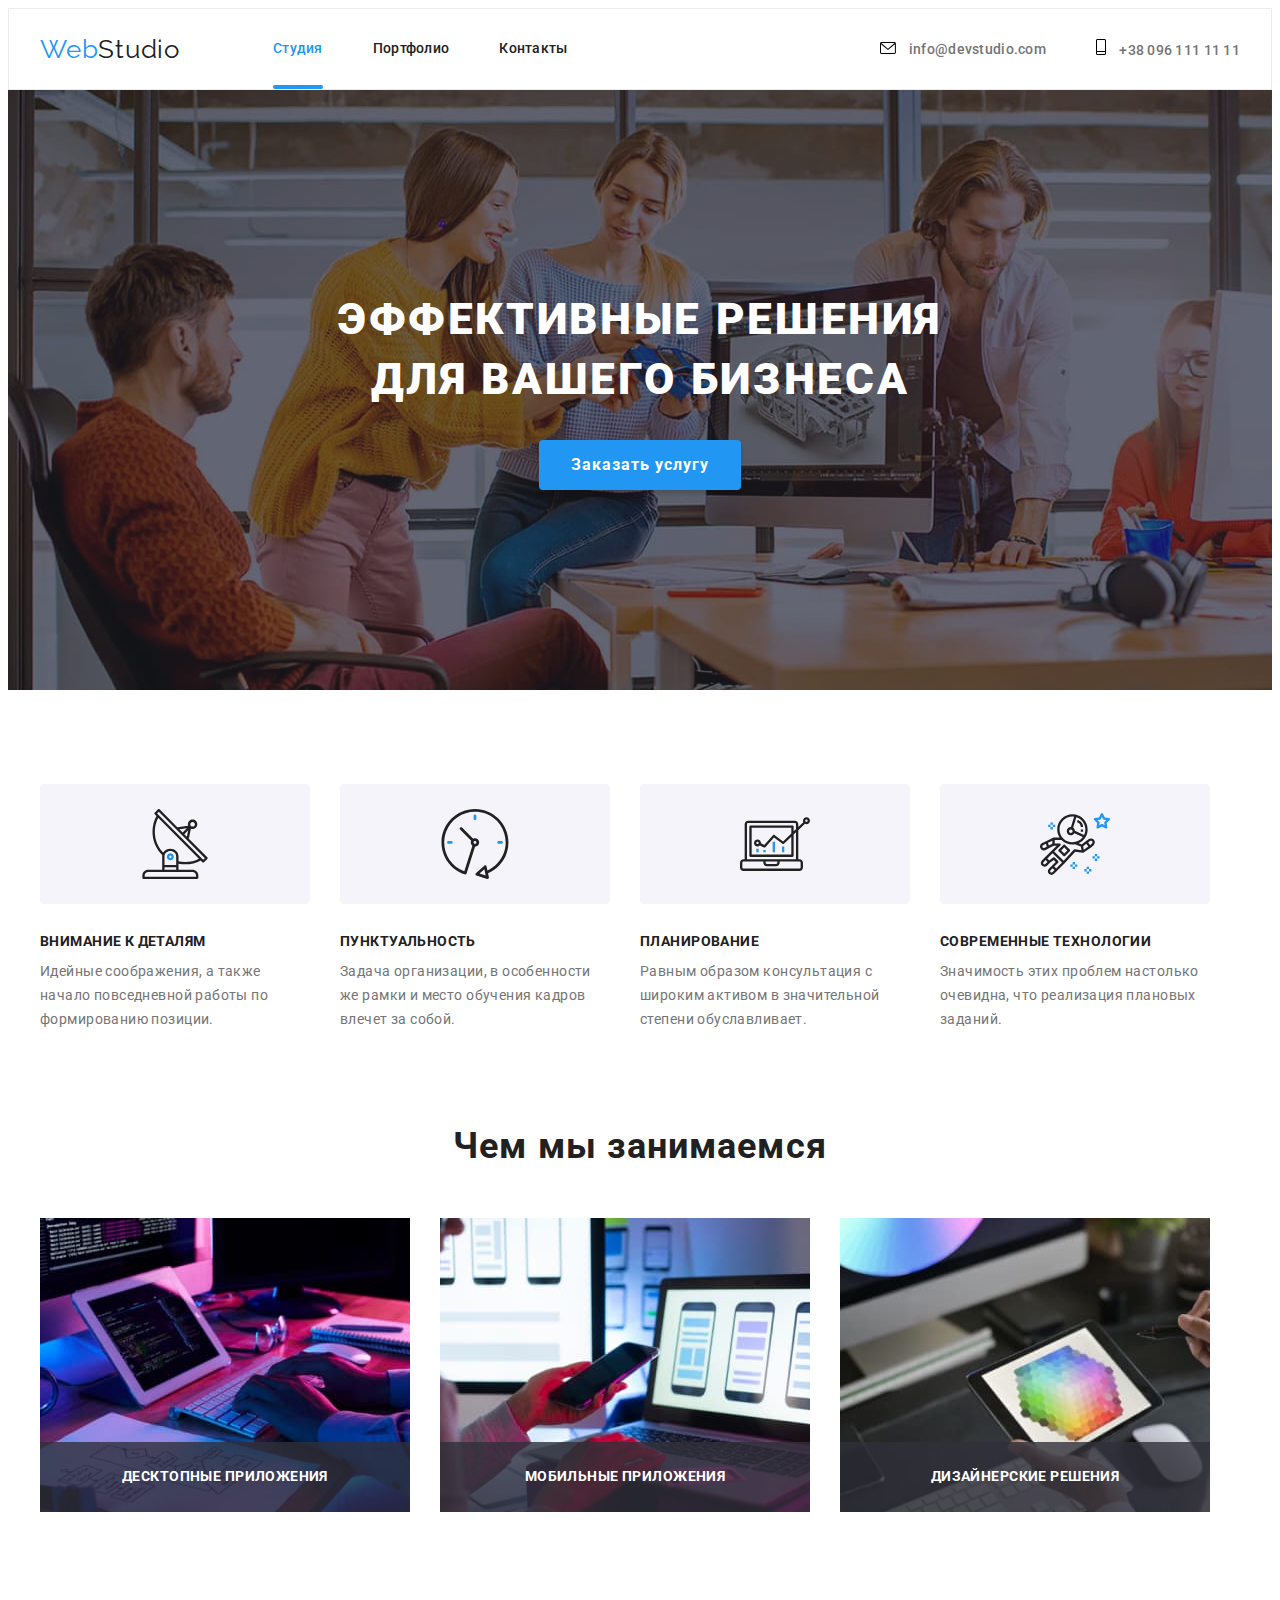
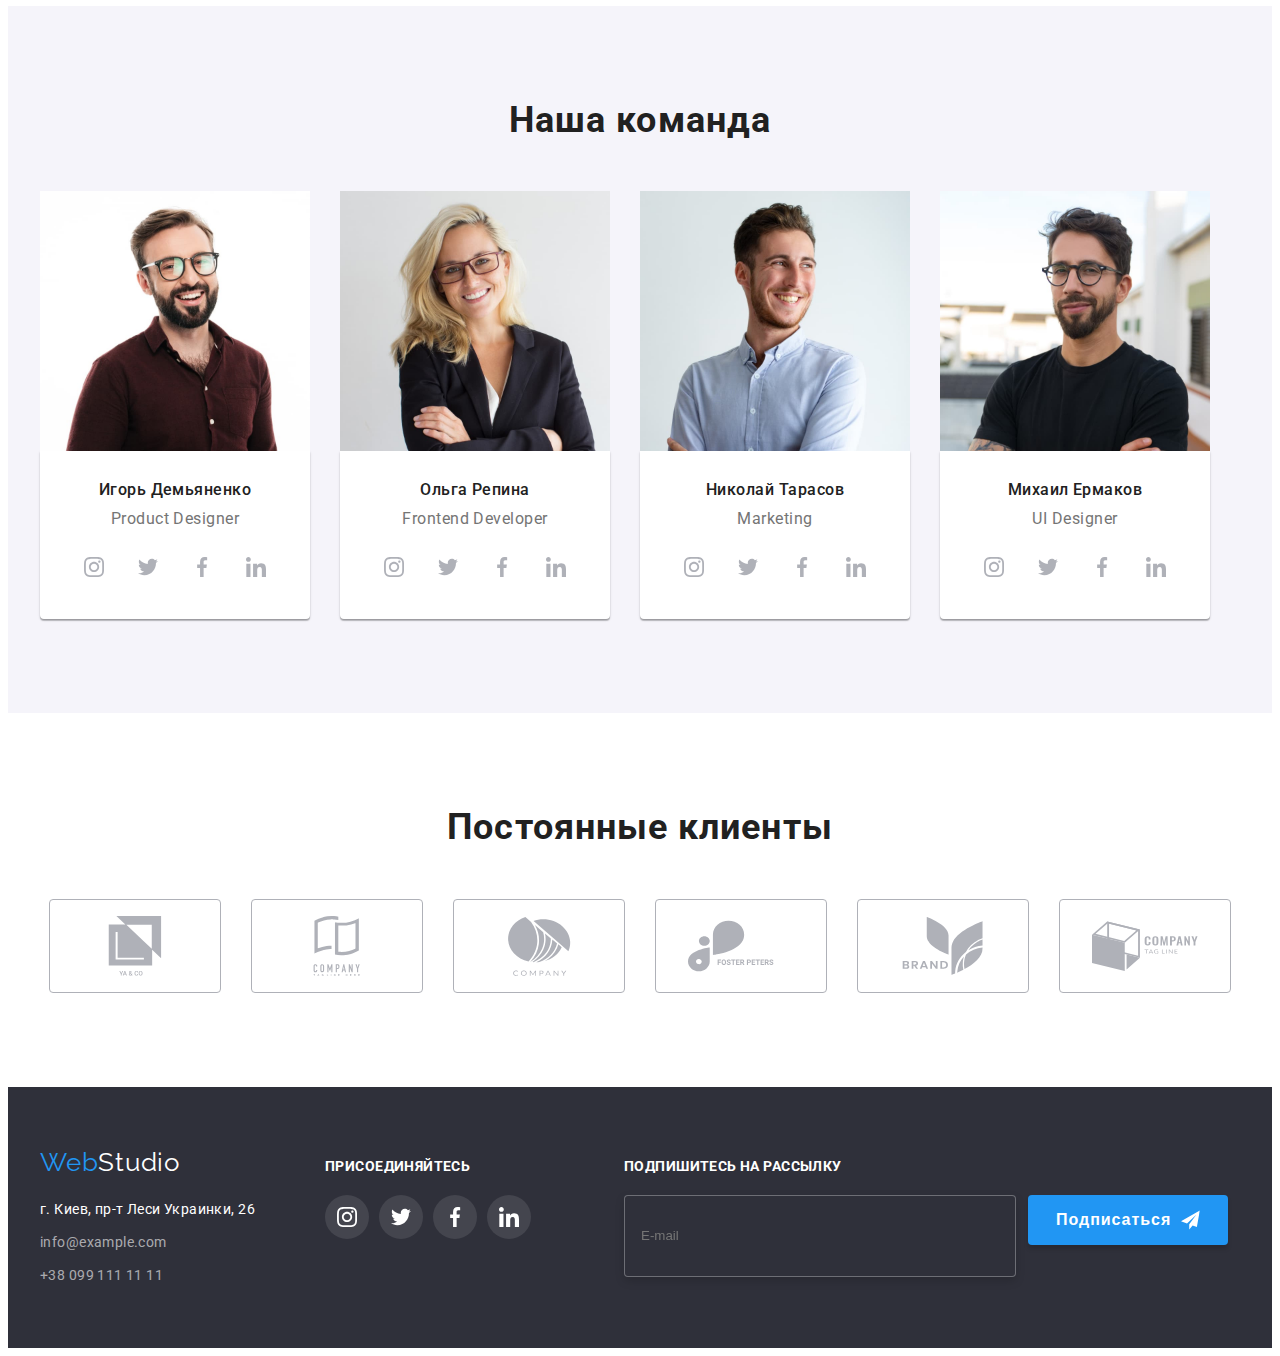
<file: index.html>
<!DOCTYPE html>
<html lang="ru">
<head>
    <meta charset="UTF-8">
    <meta http-equiv="X-UA-Compatible" content="IE=edge">
    <meta name="viewport" content="width=device-width, initial-scale=1.0">
    <title>Студия</title>
   <link rel="preconnect" href="https://fonts.googleapis.com">
   <link rel="preconnect" href="https://fonts.gstatic.com" crossorigin>
   <link href="https://fonts.googleapis.com/css2?family=Raleway:wght@700&family=Roboto:wght@400;500;700;900&display=swap" rel="stylesheet">
   <link rel="stylesheet" href="https://cdnjs.cloudflare.com/ajax/libs/modern-normalize/1.1.0/modern-normalize.min.css" integrity="sha512-wpPYUAdjBVSE4KJnH1VR1HeZfpl1ub8YT/NKx4PuQ5NmX2tKuGu6U/JRp5y+Y8XG2tV+wKQpNHVUX03MfMFn9Q==" crossorigin="anonymous" referrerpolicy="no-referrer" />
   <link rel="stylesheet" href="./css/styles.css">
   <link rel="stylesheet" href="./css/main.min.css">
</head>
<body>
    <header class="header">
        <div class="container header-site">
        <a lang="en" href="./index.html" class="logo">Web<span class="logo-accent">Studio</span></a>
       <nav>
        <ul class="site-nav list">
            <li class="site-nav__item"><a href="./index.html" class="site-nav__link link current link-current">Студия</a></li>
            <li class="site-nav__item"><a href="./portfolio.html" class="site-nav__link link">Портфолио</a></li>
            <li class="site-nav__item"><a href="" class="site-nav__link link">Контакты</a></li>
        </ul>
       </nav>
        <ul class="contacts list contacts-list">
            <li class="item">
                <a href="mailto:info@devstudio.com" class="contacts-item link">
                <svg class="contacts__icon-envelope" width="16" height="12">
                <use href="./img/icons.svg#icon-mail"></use>
                </svg> info@devstudio.com</a></li>
            <li class="item">
            <a href="tel:+380961111111" class="contacts-item link">
            <svg class="contacts__icon-vector" width="10" height="16">
            <use href="./img/icons.svg#icon-telephone"></use>
            </svg> +38 096 111 11 11</a></li>
        </ul>
        </div>
    </header>

    <main>
        <section class="main">
            <div class="container">
            <h1 class="main__title">Эффективные решения <br/> для вашего бизнеса</h1>
            <button type="button" class="main__button" data-modal-open>Заказать услугу</button>
        </section>

        <section class="features">
            <div class="container">
            <h2 hidden class="visually-hidden">Особенности</h2>
           <ul class="features__list list">
               <li class="features__item">
                <div class="features__wrap">
                <svg width="70" height="70">
                <use href="./img/icons.svg#icon-antenna"></use>
                </svg>
                </div>
                    <h3 class="features__subtitle">Внимание к деталям</h3>
                    <p class="features__text">Идейные соображения, а также начало повседневной работы по формированию позиции.</p>
               </li>
               <li class="features__item">
                <div class="features__wrap">
                <svg width="70" height="70">
                <use href="./img/icons.svg#icon-clock"></use>
                </svg>
                </div>
                   <h3 class="features__subtitle">Пунктуальность</h3>
                   <p class="features__text">Задача организации, в особенности же рамки и место обучения кадров влечет за собой.</p>
               </li>
               <li class="features__item">
                <div class="features__wrap">
                <svg width="70" height="70">
                <use href="./img/icons.svg#icon-diagram"></use>
                </svg>
                </div>
                   <h3 class="features__subtitle">Планирование</h3>
                   <p class="features__text">Равным образом консультация с широким активом в значительной степени обуславливает.</p>
               </li>
               <li class="features__item">
                <div class="features__wrap">
                <svg width="70" height="70">
                <use href="./img/icons.svg#icon-astronaut"></use>
                </svg>
                </div>
                   <h3 class="features__subtitle">Современные технологии</h3>
                   <p class="features__text">Значимость этих проблем настолько очевидна, что реализация плановых заданий.</p>
               </li>
           </ul> 
       </div>

        </section>
        <section class="working">
            <div class="container">
            <h2 class="working__title">Чем мы занимаемся</h2>
            <ul class="working__list list">
                <li class="working__item list-position">
                <div class="working__desktop-applications">
                    <img src="img/img_1.jpg" alt="Набор текста с помощью клавиатуры" class="img-desk" width="370">
                    <p class="working__text-desktop">Десктопные приложения</p> 
                </div>
                </li> 
                <li class="working__item ">
                <div class="working__desktop-applications">
                    <img src="img/img_2.jpg" alt="Подключение телефона к компьютеру" class="img-desk" width="370">
                    <p class="working__text-desktop">Мобильные приложения</p>
                </div>
                </li>
                <li class="working__item ">
                <div class="working__desktop-applications">
                    <img src="img/img_3.jpg" alt="Выбор цветовой гаммы" class="img-desk" width="370">
                    <p class="working__text-desktop">Дизайнерские решения</p>
                </div>
                </li>
            </ul>
             </div>
        </section>

        <section class="team">
            <div class="container">
            <h2 class="team__title">Наша команда</h2>
            <ul class="team__list list">
                <li class="team__item">
                    <img class="image" src="img/img_ph_1.jpg" alt="Фотография Игоря Демьяненка" width="270">
                    <div class="team__border">
                    <h3 class="team__name">Игорь Демьяненко</h3>
                    <p lang="en" class="team__position">Product Designer</p>
                    <ul class="soc__list list">
                    <li class="soc__item"><a href="" class="soc__link link">
                    <svg class="soc__icon" width="20" height="20">
                    <use href="./img/icons.svg#icon-instagram"></use>
                    </svg>
                    </a></li>
                    <li class="soc__item"><a href="" class="soc__link link">
                    <svg class="soc__icon" width="20" height="20">
                    <use href="./img/icons.svg#icon-twitter"></use>
                    </svg>
                    </a></li>
                    <li class="soc__item"><a href="" class="soc__link link">
                    <svg class="soc__icon" width="20" height="20">
                    <use href="./img/icons.svg#icon-facebook"></use>
                    </svg>
                    </a></li>
                    <li class="soc__item"><a href="" class="soc__link link">
                    <svg class="soc__icon" width="20" height="20">
                    <use href="./img/icons.svg#icon-linkedin"></use>
                    </svg>
                    </a></li>
                    </ul>
                    </div>
                    
                </li>
                <li class="team__item">
                    <img class="image" src="img/img_ph_2.jpg" alt="Фотография Ольги Репиной" width="270">
                    <div class="team__border">
                    <h3 class="team__name">Ольга Репина</h3>
                    <p lang="en" class="team__position">Frontend Developer</p>
                    <ul class="soc__list list">
                    <li class="soc__item"><a href="" class="soc__link link">
                    <svg class="soc__icon" width="20" height="20">
                    <use href="./img/icons.svg#icon-instagram"></use>
                    </svg>
                    </a></li>
                    <li class="soc__item"><a href="" class="soc__link link">
                    <svg class="soc__icon" width="20" height="20">
                    <use href="./img/icons.svg#icon-twitter"></use>
                    </svg>
                    </a></li>
                    <li class="soc__item"><a href="" class="soc__link link">
                    <svg class="soc__icon" width="20" height="20">
                    <use href="./img/icons.svg#icon-facebook"></use>
                    </svg>
                    </a></li>
                    <li class="soc__item"><a href="" class="soc__link link">
                    <svg class="soc__icon" width="20" height="20">
                    <use href="./img/icons.svg#icon-linkedin"></use>
                    </svg>
                    </a></li>
                    </ul>
                    </div>
                </li>
                <li class="team__item">
                    <img class="image" src="img/img_ph_3.jpg" alt="Фотография Николая Тарасова" width="270">
                    <div class="team__border">
                    <h3 class="team__name">Николай Тарасов</h3>
                    <p lang="en" class="team__position">Marketing</p>
                    <ul class="soc__list list">
                    <li class="soc__item"><a href="" class="soc__link link">
                    <svg class="soc__icon" width="20" height="20">
                    <use href="./img/icons.svg#icon-instagram"></use>
                    </svg>
                    </a></li>
                    <li class="soc__item"><a href="" class="soc__link link">
                    <svg class="soc__icon" width="20" height="20">
                    <use href="./img/icons.svg#icon-twitter"></use>
                    </svg>
                    </a></li>
                    <li class="soc__item"><a href="" class="soc__link link">
                    <svg class="soc__icon" width="20" height="20">
                    <use href="./img/icons.svg#icon-facebook"></use>
                    </svg>
                    </a></li>
                    <li class="soc__item"><a href="" class="soc__link link">
                    <svg class="soc__icon" width="20" height="20">
                    <use href="./img/icons.svg#icon-linkedin"></use>
                    </svg>
                    </a></li>
                    </ul>
                    </div>
                </li>
                <li class="team__item">
                    <img class="image" src="img/img_ph_4.jpg" alt="Фотография Михаила Ермакова" width="270">
                    <div class="team__border">
                    <h3 class="team__name">Михаил Ермаков</h3>
                    <p lang="en" class="team__position">UI Designer</p>
                    <ul class="soc__list list">
                    <li class="soc__item"><a href="" class="soc__link link">
                    <svg class="soc__icon" width="20" height="20">
                    <use href="./img/icons.svg#icon-instagram"></use>
                    </svg>
                    </a></li>
                    <li class="soc__item"><a href="" class="soc__link link">
                    <svg class="soc__icon" width="20" height="20">
                    <use href="./img/icons.svg#icon-twitter"></use>
                    </svg>
                    </a></li>
                    <li class="soc__item"><a href="" class="soc__link link">
                    <svg class="soc__icon" width="20" height="20">
                    <use href="./img/icons.svg#icon-facebook"></use>
                    </svg>
                    </a></li>
                    <li class="soc__item"><a href="" class="soc__link link">
                    <svg class="soc__icon" width="20" height="20">
                    <use href="./img/icons.svg#icon-linkedin"></use>
                    </svg>
                    </a></li>
                    </ul>
                    </div>
                </li>
            </ul>
            </div>
        </section>

         <section class="clients">
        <div class="container">
            <h2 class="clients__title">Постоянные клиенты</h2>
            <ul class="clients__logo list">
        <li class="clients__list-logo">
            <a href="" class="clients__border-logo">
            <svg class="clients__logo-icon" width="106" height="60">
            <use href="./img/icons.svg#icon-Union-1"></use></svg>
            </a>
        </li>
        <li class="clients__list-logo">
            <a href="" class="clients__border-logo">
            <svg class="clients__logo-icon" width="106" height="60">
            <use href="./img/icons.svg#icon-group-1-1"></use></svg>
            </a>
        </li>
        <li class="clients__list-logo">
            <a href="" class="clients__border-logo">
            <svg class="clients__logo-icon" width="106" height="60">
            <use href="./img/icons.svg#icon-Object-2"></use></svg>
            </a>
        </li>
        <li class="clients__list-logo">
            <a href="" class="clients__border-logo">
            <svg class="clients__logo-icon" width="106" height="60">
            <use href="./img/icons.svg#icon-group-3"></use></svg>
            </a>
        </li>
        <li class="clients__list-logo">
            <a href="" class="clients__border-logo">
            <svg class="clients__logo-icon" width="106" height="60">
            <use href="./img/icons.svg#icon-group-2-1"></use></svg>
            </a>
        </li>
        <li class="clients__list-logo">
            <a href="" class="clients__border-logo">
            <svg class="clients__logo-icon" width="106" height="60">
            <use href="./img/icons.svg#icon-Object-1-1"></use></svg>
            </a>
        </li>
            </ul>
        </div>
    </section>
    </main>

    <footer class="footer">
        <div class="container">
        <div class="logo-address">
        <a lang="en" href="./index.html" class="logo">Web<span class="footer-logo">Studio</span></a> 
        <address> 
        <ul class="address-list list">
            <li class="address-street-list"><a href="https://goo.gl/maps/5wogy6WcuMxNduTa6" target="_blank" rel="noopener nofollow noreferrer" class="address-street link">г. Киев, пр-т Леси Украинки, 26</a></li>
            <li class="address-mail-list"><a href="mailto:info@example.com" class="address-mail link">info@example.com</a></li>
            <li class="adress-tel-list"><a href="tel:+380991111111" class="address-tel link">+38 099 111 11 11</a></li>
        </ul>
        </div>
        </address>
        <div class="soc-address">
            <p class="invitation">Присоединяйтесь</p>
            <ul class="expert-soc-list list">
                <li class="expert-soc-item">
                    <a href="" class="footer-soc-link">
                        <svg class="soc-icon" width="20" height="20">
                            <use href="./img/icons.svg#icon-instagram"></use>
                        </svg>
                    </a>
                </li>
                <li class="expert-soc-item">
                    <a href="" class="footer-soc-link">
                        <svg class="soc-icon" width="20" height="20">
                            <use href="./img/icons.svg#icon-twitter"></use>
                        </svg>
                    </a>
                </li>
                <li class="expert-soc-item">
                    <a href="" class="footer-soc-link">
                        <svg class="soc-icon" width="20" height="20">
                            <use href="./img/icons.svg#icon-facebook"></use>
                        </svg>
                    </a>
                </li>
                <li class="expert-soc-item">
                    <a href="" class="footer-soc-link">
                        <svg class="soc-icon" width="20" height="20">
                            <use href="./img/icons.svg#icon-linkedin"></use>
                        </svg>
                    </a>
                </li>
            </ul>
        </div>
        <div class="subscribe-wrap">
                <p class="subscribe-text">Подпишитесь на рассылку</p>
                <form class="subscribe">
                <label for="user-email"></label>
                <input 
                type="email"
                name="user-email"
                class="subscribe-field"
                placeholder="E-mail">
                <button type="submit" class="submit-btn">Подписаться
                <svg class="icon-send" width="24" height="24">
                <use href="./img/icons.svg#icon-send"></use>
                </svg>
                </button>
        </div>
        </form>
        </div>
         </div>
    </footer>
    <div class="backdrop is-hidden" data-modal>
        <div class="modal">
            <button type="button" class="modal-close-btn" data-modal-close>
                <svg class="icon-close" width="18" height="18">
                    <use href="./img/icons.svg#icon-close"></use>
                </svg>
            </button>
            <p class="modal-title">Оставьте свои данные, мы вам перезвоним</p>
            <form>
            <div class="modal-field">
                <label for="user-name" class="modal-lable">Имя</label>
                <div class="input-wrap"> 
                <input 
                type="text" 
                class="modal-input" 
                name="user-data" 
                id="user-name">
                <svg class="modal-icon" width="18" height="18">
                <use href="./img/icons.svg#icon-person"></use>
                </svg>
                </div>
            </div>
            <div class="modal-field">
                <label for="user-tel" class="modal-lable">Телефон</label>
                <div class="input-wrap">
                <input 
                type="tel" 
                class="modal-input" 
                name="user-data"
                id="user-tel">
                <svg class="modal-icon" width="18" height="18">
                <use href="./img/icons.svg#icon-Vector-phone"></use>
                </svg>
                </div>
            </div>
            <div class="modal-field">
                <label for="user-email" class="modal-lable">Почта</label>
                <div class="input-wrap">
                <input 
                type="email" 
                class="modal-input" 
                name="user-data"
                id="user-email">
                <svg class="modal-icon" width="18" height="18">
                <use href="./img/icons.svg#icon-mail-1"></use>
                </svg>
                </div>
            </div>
            <div class="modal-field-comment">
                <label for="user-comment" class="modal-lable">Комментарий</label>
                <textarea 
                name="user-comment" 
                id="user-comment" 
                class="modal-text"
                placeholder="Введите текст"
                ></textarea>
            </div>
            <div class="modal-field-agreement">
                <input 
                type="checkbox"
                name="agreement"
                value="true"
                class="modal-check is-hidden"
                id="agreement">
                <label for="agreement" class="check-text">Соглашаюсь с рассылкой и принимаю<a href="" class="agreement-link">Условия договора</a></label>
            </div>
                <button type="submit" class="modal-btn">Отправить</button>
            </form>
        </div>
    </div>
    <script src="./modal.js"></script>
</body>
</html>
</file>
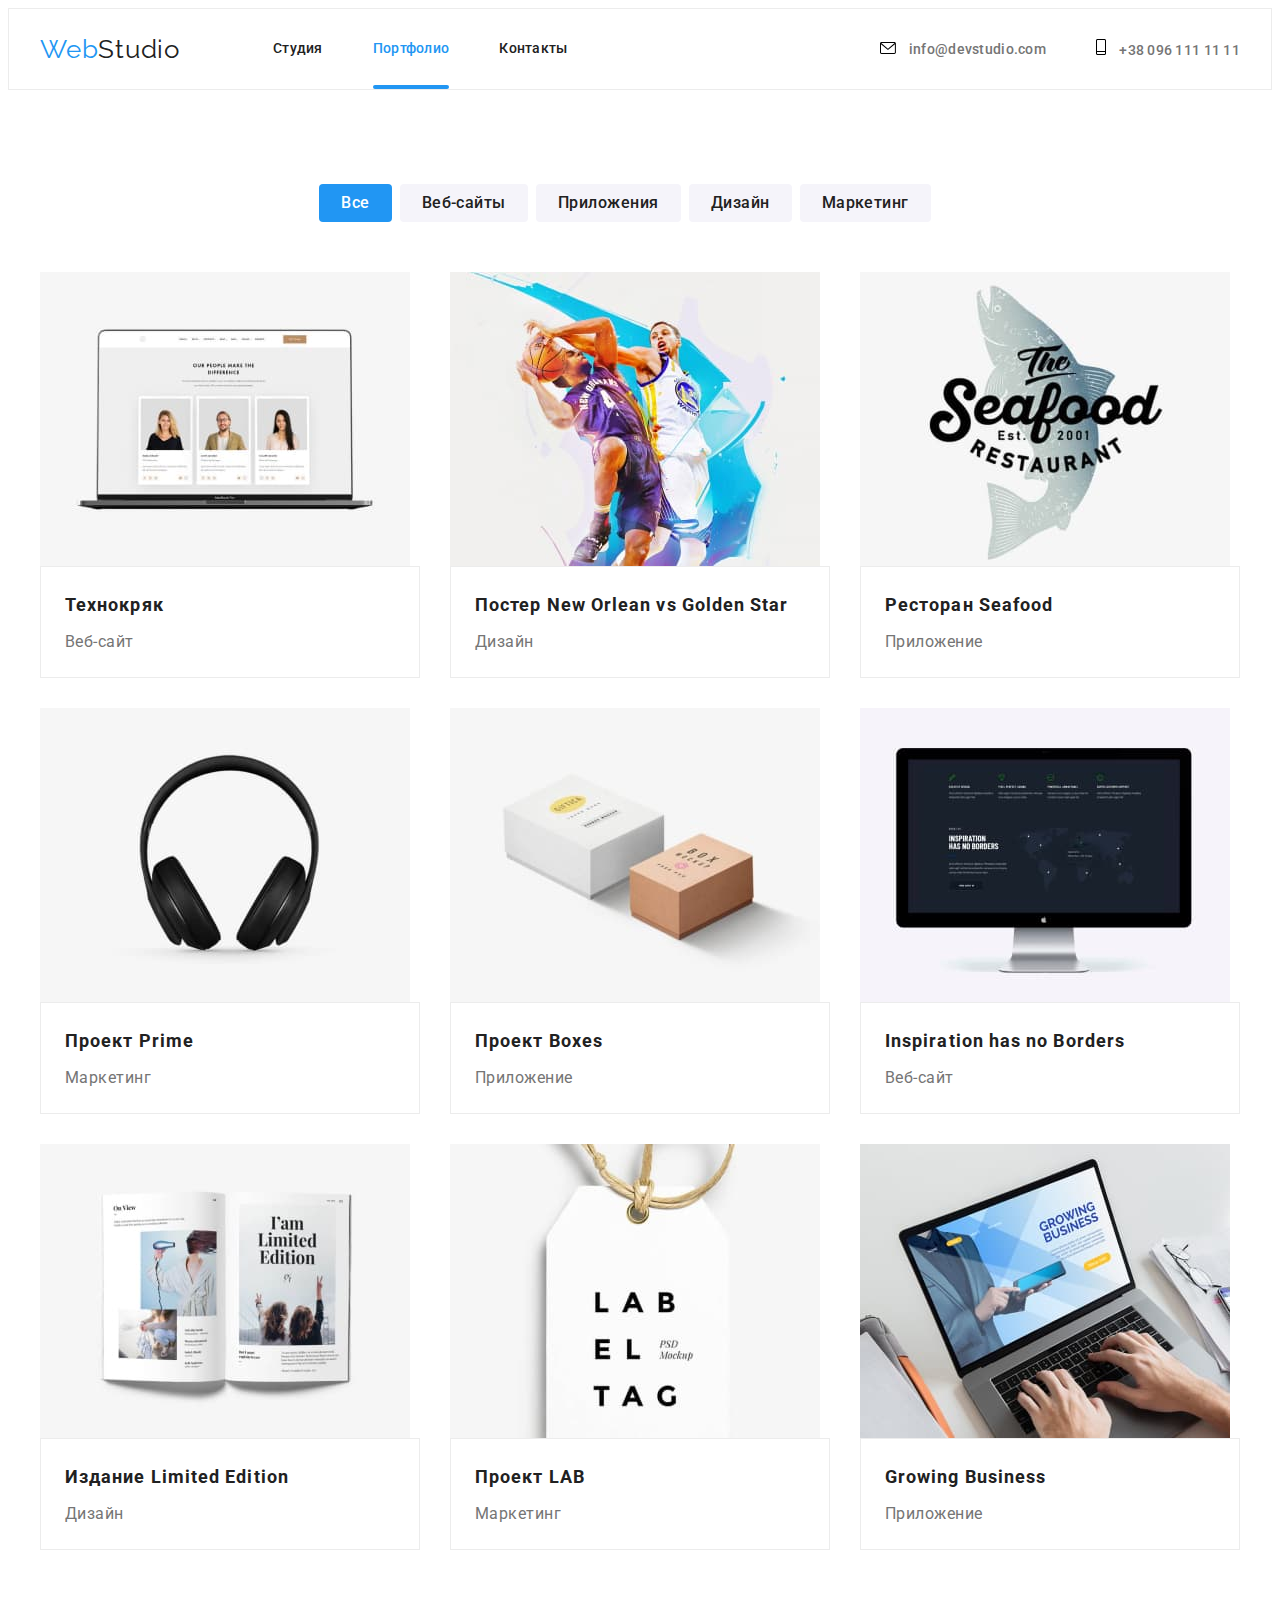
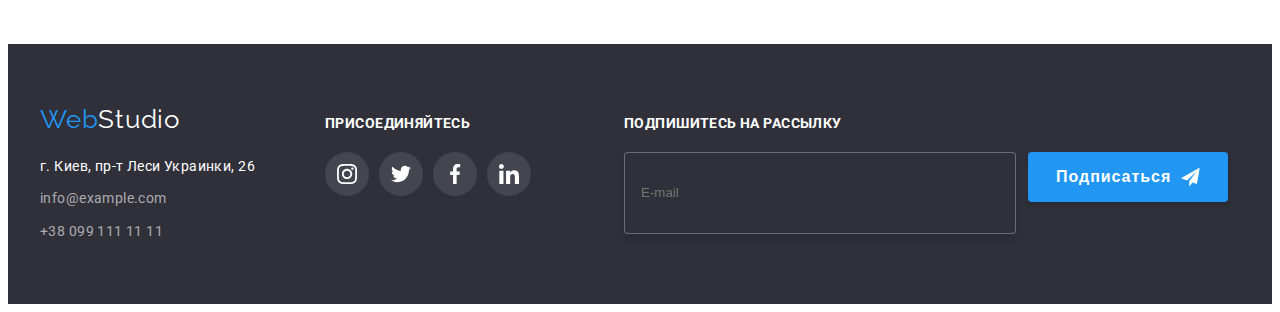
<file: portfolio.html>
<!DOCTYPE html>
<html lang="ru">
<head>
    <meta charset="UTF-8">
    <meta http-equiv="X-UA-Compatible" content="IE=edge">
    <meta name="viewport" content="width=device-width, initial-scale=1.0">
    <title>Студия</title>
   <link rel="preconnect" href="https://fonts.googleapis.com">
   <link rel="preconnect" href="https://fonts.gstatic.com" crossorigin>
   <link href="https://fonts.googleapis.com/css2?family=Raleway:wght@700&family=Roboto:wght@400;500;700;900&display=swap" rel="stylesheet">
   <link rel="stylesheet" href="https://cdnjs.cloudflare.com/ajax/libs/modern-normalize/1.1.0/modern-normalize.min.css" integrity="sha512-wpPYUAdjBVSE4KJnH1VR1HeZfpl1ub8YT/NKx4PuQ5NmX2tKuGu6U/JRp5y+Y8XG2tV+wKQpNHVUX03MfMFn9Q==" crossorigin="anonymous" referrerpolicy="no-referrer" />
   <link rel="stylesheet" href="./css/styles.css">
   <link rel="stylesheet" href="./css/main.min.css">
<header class="header">
        <div class="container header-site">
        <a lang="en" href="./index.html" class="logo">Web<span class="logo-accent">Studio</span></a>
       <nav>
        <ul class="site-nav list">
            <li class="site-nav__item"><a href="./index.html" class="site-nav__link link">Студия</a></li>
            <li class="site-nav__item"><a href="./portfolio.html" class="site-nav__link link current link-current">Портфолио</a></li>
            <li class="site-nav__item"><a href="" class="site-nav__link link">Контакты</a></li>
        </ul>
       </nav>
        <ul class="contacts list contacts-list">
            <li class="item">
                <a href="mailto:info@devstudio.com" class="contacts-item link">
                <svg class="contacts__icon-envelope" width="16" height="12">
                <use href="./img/icons.svg#icon-mail"></use>
                </svg> info@devstudio.com</a></li>
            <li class="item">
            <a href="tel:+380961111111" class="contacts-item link">
            <svg class="contacts__icon-vector" width="10" height="16">
            <use href="./img/icons.svg#icon-telephone"></use>
            </svg> +38 096 111 11 11</a></li>
        </ul>
        </div>
    </header>
<body>

    <main>
        <section class="portfolio">
        <div class="container">
        <h1 hidden class="visually-hidden">Портфолио</h1>
        <ul class="button__list list">
            <li class="button__item"><button type="button" class="button__name current">Все</button> </li>
            <li class="button__item"><button type="button" class="button__name">Веб-сайты</button> </li>
            <li class="button__item"><button type="button" class="button__name">Приложения</button> </li>
            <li class="button__item"><button type="button" class="button__name">Дизайн</button> </li>
            <li class="button__item"><button type="button" class="button__name">Маркетинг</button> </li>  
        </ul>

        <ul class="work-list list">
            <li class="work-list__project">
                <div class="work-list__box">
                    <img class="image" src="./img/website.jpg" alt="Пример веб-сайта" width="370">
                    <p class="work-list__about">
                    Ресурс предлагает комплексные предложения с разным уровнем функционала и сервисов. Все это позволит посетителю получить исчерпывающие сведения о компании или частном лице.
                    </p>
                    </div>
                    <div class="work-list__border-imagine">
                    <h2 class="work-list__name">Технокряк</h2>
                    <p class="work-list__text">Веб-сайт</p>
                    </div>
                </li>
                <li class="work-list__project">
                    <div class="work-list__box">
                    <img class="image" src="./img/design.jpg" alt="Баскетболисты" width="370">
                    <p class="work-list__about">
                    Ресурс предлагает комплексные предложения с разным уровнем функционала и сервисов. Все это позволит посетителю получить исчерпывающие сведения о компании или частном лице.
                    </p>
                    </div>
                    <div class="work-list__border-imagine">
                    <h2 class="work-list__name">Постер New Orlean vs Golden Star</h2>
                    <p class="work-list__text">Дизайн</p>
                    </div>
                </li>
                <li class="work-list__project">
                    <div class="work-list__box">
                    <img class="image" src="./img/seafood.jpg" alt="Рыба" width="370">
                    <p class="work-list__about">
                    Ресурс предлагает комплексные предложения с разным уровнем функционала и сервисов. Все это позволит посетителю получить исчерпывающие сведения о компании или частном лице.
                    </p>
                    </div>
                    <div class="work-list__border-imagine">
                    <h2 class="work-list__name">Ресторан Seafood</h2>
                    <p class="work-list__text">Приложение</p>
                    </div>
                </li>
                <li class="work-list__project">
                    <div class="work-list__box">
                    <img class="image" src="./img/project.jpg" alt="Наушники" width="370">
                    <p class="work-list__about">
                    Ресурс предлагает комплексные предложения с разным уровнем функционала и сервисов. Все это позволит посетителю получить исчерпывающие сведения о компании или частном лице.
                    </p>
                    </div>
                    <div class="work-list__border-imagine">
                    <h2 class="work-list__name">Проект Prime</h2>
                    <p class="work-list__text">Маркетинг</p>
                    </div> 
                </li>
                <li class="work-list__project">
                    <div class="work-list__box">
                    <img class="image" src="./img/boxes.jpg" alt="Две коробки" width="370">
                    <p class="work-list__about">
                    Ресурс предлагает комплексные предложения с разным уровнем функционала и сервисов. Все это позволит посетителю получить исчерпывающие сведения о компании или частном лице.
                    </p>
                    </div>
                    <div class="work-list__border-imagine">
                    <h2 class="work-list__name">Проект Boxes</h2>
                    <p class="work-list__text">Приложение</p>
                    </div>
                </li>
                <li class="work-list__project">
                    <div class="work-list__box">
                    <img class="image" src="./img/inspiration.jpg" alt="Компьютер с открытым сайтом" width="370">
                    <p class="work-list__about">
                    Ресурс предлагает комплексные предложения с разным уровнем функционала и сервисов. Все это позволит посетителю получить исчерпывающие сведения о компании или частном лице.
                    </p>
                    </div>
                    <div class="work-list__border-imagine">
                    <h2 class="work-list__name">Inspiration has no Borders</h2>
                    <p class="work-list__text">Веб-сайт</p>
                    </div>
                </li>
                <li class="work-list__project">
                    <div class="work-list__box">
                    <img class="image" src="./img/edition.jpg" alt="Журнал издательства" width="370">
                    <p class="work-list__about">
                    Ресурс предлагает комплексные предложения с разным уровнем функционала и сервисов. Все это позволит посетителю получить исчерпывающие сведения о компании или частном лице.
                    </p>
                    </div>
                    <div class="work-list__border-imagine">
                    <h2 class="work-list__name">Издание Limited Edition</h2>
                    <p class="work-list__text">Дизайн</p>
                    </div>
                </li>
                <li class="work-list__project">
                    <div class="work-list__box">
                    <img class="image" src="./img/lab.jpg" alt="Бирка с логотипом" width="370">
                    <p class="work-list__about">
                    Ресурс предлагает комплексные предложения с разным уровнем функционала и сервисов. Все это позволит посетителю получить исчерпывающие сведения о компании или частном лице.
                    </p>
                    </div>
                    <div class="work-list__border-imagine">
                    <h2 class="work-list__name">Проект LAB</h2>
                    <p class="work-list__text">Маркетинг</p>
                    </div>
                </li>
                <li class="work-list__project">
                    <div class="work-list__box">
                    <img class="image" src="./img/business.jpg" alt="Печатать на клавиатуре ноутбука">
                    <p class="work-list__about">
                    Ресурс предлагает комплексные предложения с разным уровнем функционала и сервисов. Все это позволит посетителю получить исчерпывающие сведения о компании или частном лице.
                    </p>
                    </div>
                    <div class="work-list__border-imagine">
                    <h2 class="work-list__name">Growing Business</h2>
                    <p class="work-list__text">Приложение</p>
                    </div>
                </li>
        </ul>
        </div>
        </section>
    </main>
    <footer class="footer">
        <div class="container">
        <div class="logo-address">
        <a lang="en" href="./index.html" class="logo">Web<span class="footer-logo">Studio</span></a> 
        <address> 
        <ul class="address-list list">
            <li class="address-street-list"><a href="https://goo.gl/maps/5wogy6WcuMxNduTa6" target="_blank" rel="noopener nofollow noreferrer" class="address-street link">г. Киев, пр-т Леси Украинки, 26</a></li>
            <li class="address-mail-list"><a href="mailto:info@example.com" class="address-mail link">info@example.com</a></li>
            <li class="adress-tel-list"><a href="tel:+380991111111" class="address-tel link">+38 099 111 11 11</a></li>
        </ul>
        </div>
        </address>
        <div class="soc-address">
            <p class="invitation">Присоединяйтесь</p>
            <ul class="expert-soc-list list">
                <li class="expert-soc-item">
                    <a href="" class="footer-soc-link">
                        <svg class="soc-icon" width="20" height="20">
                            <use href="./img/icons.svg#icon-instagram"></use>
                        </svg>
                    </a>
                </li>
                <li class="expert-soc-item">
                    <a href="" class="footer-soc-link">
                        <svg class="soc-icon" width="20" height="20">
                            <use href="./img/icons.svg#icon-twitter"></use>
                        </svg>
                    </a>
                </li>
                <li class="expert-soc-item">
                    <a href="" class="footer-soc-link">
                        <svg class="soc-icon" width="20" height="20">
                            <use href="./img/icons.svg#icon-facebook"></use>
                        </svg>
                    </a>
                </li>
                <li class="expert-soc-item">
                    <a href="" class="footer-soc-link">
                        <svg class="soc-icon" width="20" height="20">
                            <use href="./img/icons.svg#icon-linkedin"></use>
                        </svg>
                    </a>
                </li>
            </ul>
        </div>
         <div class="subscribe-wrap">
                <p class="subscribe-text">Подпишитесь на рассылку</p>
                <form class="subscribe">
                <label for="user-email"></label>
                <input 
                type="email"
                name="user-email"
                class="subscribe-field"
                placeholder="E-mail">
                <button type="submit" class="submit-btn">Подписаться
                <svg class="icon-send" width="24" height="24">
                <use href="./img/icons.svg#icon-send"></use>
                </svg>
                </button>
        </div>
        </form>
        </div>
         </div>
    </footer>
</body>
</html>
</file>
<file: css/styles.css>
/* ----------------------HEADER---------------------- */


/* ------------------MAIN------------ */


/* ---------------FEATURES----------- */


/* --------WORKING------------- */


/* -------------------------------TEAM------------------------------ */



/* ---------------CLIENTS------------- */



/* ------------FOOTER------------- */


/* ------------PORTFOLIO----------- */

/* ---------------------------MODAL------------------------------------------ */



/* -----------------------------FORM------------------------------------------------ */
</file>
<file: css/main.min.css>
:root{--primary-text-color: #212121;--secondary-text-color: #757575;--color-accent: #2196F3;--text-btn: #FFFFFF;--header-background-color:#FFFFFF;--main-background-color: #2F303A;--main-title-color: #FFFFFF;--primary-background-color: #E5E5E5;--team-background-color: #F5F4FA;--footer-background-color: #2F303A;--footer-color: rgba(255, 255, 255, 0.6);--button-team-background-color:#F5F4FA}body{font-family:"Roboto",sans-serif;color:var(--primary-text-color)}.image{display:block}.list{list-style:none}.link{text-decoration:none}p,h1,h2,h3{margin:0}ul{margin:0;padding-left:0}.container{width:1200px;margin:0 auto;padding-left:15px;padding-right:15px}.header{border:1px solid #ececec;background-color:var(--header-background-color)}.header-site{display:flex;align-items:center}.logo{font-family:"Raleway",sans-serif;font-size:26px;line-height:1.19;letter-spacing:.03em;color:var(--color-accent);text-decoration:none}.logo-accent{color:var(--primary-text-color)}.link-current{position:relative}.link-current:after{content:"";position:absolute;bottom:0;display:block;width:100%;height:4px;border-radius:2px;background-color:#2196f3}.site-nav{display:flex;margin-left:93px}.site-nav .site-nav__item+.site-nav__item{margin-left:50px}.site-nav__link{display:block;padding-top:32px;padding-bottom:32px;font-weight:500;font-size:14px;line-height:1.14;letter-spacing:.02em;color:var(--primary-text-color);transition-duration:250ms;transition-timing-function:cubic-bezier(0.4, 0, 0.2, 1)}.site-nav__link:hover,.site-nav__link:focus{color:var(--color-accent)}.site-nav__link.current{color:var(--color-accent)}.contacts{display:flex;margin-left:auto}.contacts-item{transition-duration:250ms;transition-timing-function:cubic-bezier(0.4, 0, 0.2, 1)}.contacts-item:hover,.contacts-item:focus{color:var(--color-accent)}.contacts .item+.item{margin-left:50px}.contacts__icon-envelope{margin-right:10px;transition-duration:250ms;transition-timing-function:cubic-bezier(0.4, 0, 0.2, 1)}.contacts a:hover .contacts__icon-envelope,.contacts a:focus .contacts__icon-envelope{fill:var(--color-accent)}.contacts__icon-vector{margin-right:10px;transition-duration:250ms;transition-timing-function:cubic-bezier(0.4, 0, 0.2, 1)}.contacts a:hover .contacts__icon-vector,.contacts a:focus .contacts__icon-vector{fill:var(--color-accent)}.contacts-item{font-weight:500;font-size:14px;line-height:1.14;letter-spacing:.02em;color:var(--secondary-text-color)}.main{padding-bottom:200px;padding-top:200px;background-color:var(--main-background-color);background-image:linear-gradient(rgba(47, 48, 58, 0.4), rgba(47, 48, 58, 0.4)),url(../img/hero.jpg);max-width:1600px;margin:0 auto}.main__title{margin-bottom:30px;font-weight:900;font-size:44px;line-height:1.36;text-align:center;letter-spacing:.06em;text-transform:uppercase;color:var(--main-title-color)}.main__button{display:flex;align-items:center;text-align:center;border:0;border-radius:4px;padding:10px 32px;font-family:inherit;font-style:normal;font-weight:700;font-size:16px;line-height:1.9;letter-spacing:.06em;color:#fff;background-color:var(--color-accent);cursor:pointer;margin:auto;box-shadow:0px 4px 4px rgba(0,0,0,.15);outline:rgba(0,0,0,0)}.main__button:hover,.main__button:focus{background-color:#188ce8}.features{padding-bottom:47px;padding-top:94px;background-color:var(--header-background-color)}.visually-hidden{position:absolute;white-space:nowrap;width:1px;height:1px;overflow:hidden;border:0;padding:0;clip:rect(0 0 0 0);clip-path:inset(50%);margin:-1px}.features__list{display:flex;flex-wrap:wrap}.features__wrap{width:270px;height:120px;display:flex;align-items:center;justify-content:center;border-radius:4px;margin-bottom:30px;background-color:#f5f4fa;transition-duration:250ms;transition-timing-function:cubic-bezier(0.4, 0, 0.2, 1)}.features__list .features__item{width:270px}.features__list .features__item+.features__item{margin-left:30px}.features__subtitle{font-weight:700;font-size:14px;line-height:1.14;letter-spacing:.03em;text-transform:uppercase;color:var(--primary-text-color);margin-bottom:10px}.features__text{font-weight:400;font-size:14px;line-height:1.71;letter-spacing:.03em;color:var(--secondary-text-color);width:270px}.working{padding-top:47px;padding-bottom:94px;background-color:var(--header-background-color)}.working__title{font-weight:700;font-size:36px;line-height:1.16;text-align:center;letter-spacing:.03em;color:var(--primary-text-color);margin-bottom:50px}.working__list{display:flex}.working__list .working__item+.working__item{margin-left:30px}.list-position{position:relative}.working__desktop-applications{position:relative}.img-desk{display:block;max-width:100%;height:auto}.working__text-desktop{position:absolute;bottom:0;height:70px;width:100%;color:#fff;background:rgba(47,48,58,.8);display:flex;align-items:center;justify-content:center;font-weight:700;font-size:14px;line-height:1.14;text-align:center;letter-spacing:.03em;text-transform:uppercase}.team{padding-top:94px;padding-bottom:94px;background-color:var(--team-background-color)}.team__title{margin-bottom:50px;font-weight:700;font-size:36px;line-height:1.16;text-align:center;letter-spacing:.03em;color:var(--primary-text-color)}.team__list{display:flex}.team__list .team__item+.team__item{margin-left:30px}.image{display:block}.team__border{padding-bottom:30px;padding-top:30px;background:#fff;box-shadow:0px 1px 3px rgba(0,0,0,.12),0px 1px 1px rgba(0,0,0,.14),0px 2px 1px rgba(0,0,0,.2);border-radius:0px 0px 4px 4px;text-align:center}.team__name{margin-bottom:10px;font-weight:500;font-size:16px;line-height:1.18;letter-spacing:.03em;color:var(--primary-text-color)}.team__position{margin-bottom:16px;font-weight:400;font-size:16px;line-height:1.18;letter-spacing:.03em;color:var(--secondary-text-color)}.soc__list{display:flex;justify-content:center}.soc__item{width:44px;height:44px;margin-right:10px}.soc__item:last-child{margin-right:0}.soc__link{display:flex;align-items:center;justify-content:center;width:100%;height:100%;border-radius:50%;transition-duration:250ms;transition-timing-function:cubic-bezier(0.4, 0, 0.2, 1)}.soc__link:hover,.soc__link:focus{background-color:var(--color-accent)}.soc__icon{fill:#afb1b8;transition-duration:250ms;transition-timing-function:cubic-bezier(0.4, 0, 0.2, 1)}.soc__link:hover .soc__icon,.soc__link:focus .soc__icon{fill:#fff;transition-duration:250ms;transition-timing-function:cubic-bezier(0.4, 0, 0.2, 1)}.clients{padding-bottom:94px;padding-top:94px}.clients__title{margin-bottom:50px;font-weight:700;font-size:36px;line-height:1.16;text-align:center;letter-spacing:.03em;color:var(--primary-text-color)}.clients__logo{width:100%;height:100%;border-radius:50%;display:flex;align-items:center;justify-content:center}.clients__list-logo{margin-right:30px}.clients__list-logo:last-child{margin-right:0}.clients__border-logo{width:170px;height:92px;border:1px solid #afb1b8;border-radius:4px;display:flex;justify-content:center;align-items:center;transition-duration:250ms;transition-timing-function:cubic-bezier(0.4, 0, 0.2, 1)}.clients__border-logo:hover,.clients__border-logo:focus{border-color:var(--color-accent);transition-duration:250ms;transition-timing-function:cubic-bezier(0.4, 0, 0.2, 1)}.clients__logo-icon{fill:#afb1b8;transition-duration:250ms;transition-timing-function:cubic-bezier(0.4, 0, 0.2, 1)}.clients__border-logo:hover .clients__logo-icon,.clients__border-logo:focus .clients__logo-icon{fill:var(--color-accent);transition-duration:250ms;transition-timing-function:cubic-bezier(0.4, 0, 0.2, 1)}.footer{padding-bottom:60px;padding-top:60px;background:var(--footer-background-color)}.footer .container{display:flex;align-items:baseline}.footer-logo{color:#fff}.address-list{margin-top:20px}.logo-address{margin-right:70px}.address-street{font-style:normal;font-weight:400;font-size:14px;line-height:1.71;letter-spacing:.03em;color:#fff;transition-duration:250ms;transition-timing-function:cubic-bezier(0.4, 0, 0.2, 1)}.address-street:hover,.address-street:focus{color:var(--color-accent)}.address-street-list{margin-bottom:9px}.address-mail-list{margin-bottom:9px}.address-mail,.address-tel{font-style:normal;font-weight:400;font-size:14px;line-height:1.71;letter-spacing:.03em;color:var(--footer-color);transition-duration:250ms;transition-timing-function:cubic-bezier(0.4, 0, 0.2, 1)}.address-mail:hover,.address-mail:focus,.address-tel:hover,.address-tel:focus{color:var(--color-accent)}.invitation{font-weight:700;font-size:14px;line-height:1.14;letter-spacing:.03em;text-transform:uppercase;color:#fff;margin-bottom:20px}.expert-soc-list{display:flex;justify-content:center}.expert-soc-item{width:44px;height:44px;margin-right:10px}.expert-soc-item:last-child{margin-right:0}.footer-soc-link{width:100%;height:100%;border-radius:50%;display:flex;align-items:center;justify-content:center;background-color:rgba(255,255,255,.1);transition-duration:250ms;transition-timing-function:cubic-bezier(0.4, 0, 0.2, 1)}.footer-soc-link:hover,.footer-soc-link:focus{background-color:var(--color-accent)}.soc-icon{fill:#fff}.subscribe-wrap{margin-left:93px}.subscribe-text{margin-bottom:20px;font-weight:700;font-size:14px;line-height:1.14;letter-spacing:.03em;text-transform:uppercase;color:#fff}.subscribe{display:flex;border:none}.subscribe-field{margin-right:12px;padding:15px 16px;width:358px;height:50px;background-color:rgba(0,0,0,0);border:1px solid rgba(255,255,255,.3019607843);border-radius:4px;filter:drop-shadow(0px 4px 4px rgba(0, 0, 0, 0.15));outline:none;background-color:var(--footer-background-color);color:#fff;transition-duration:250ms;transition-timing-function:cubic-bezier(0.4, 0, 0.2, 1)}.subscribe-field:focus,.subscribe-field:hover{border-color:#188ce8}.icon-send{margin-left:10px;fill:#fff}.submit-btn{display:inline-flex;align-items:center;text-align:center;padding:10px 28px;width:200px;height:50px;font-weight:700;font-size:16px;line-height:1.19;letter-spacing:.06em;color:#fff;background-color:var(--color-accent);box-shadow:0px 4px 4px rgba(0,0,0,.15);cursor:pointer;border:#f5f4fa;border-radius:4px}.portfolio{padding-top:94px;padding-bottom:94px;background-color:#fff}.button__list{display:flex;align-items:center;justify-content:center;margin-right:30px;margin-bottom:50px}.button__list .button__item+.button__item{margin-left:8px}.button__name{border-radius:4px;padding:6px 22px;font-family:inherit;font-weight:500;font-size:16px;line-height:1.62;text-align:center;letter-spacing:.03em;color:var(--primary-text-color);background:var(--button-team-background-color);cursor:pointer;border:#f5f4fa;transition-duration:250ms;transition-timing-function:cubic-bezier(0.4, 0, 0.2, 1)}.button__name:hover,.button__name:focus{color:var(--text-btn);background-color:var(--color-accent);box-shadow:0px 4px 4px 0px rgba(0,0,0,.25)}.button__name.current{color:var(--text-btn);background-color:var(--color-accent)}.work-list{display:flex;flex-wrap:wrap;margin-right:-30px;margin-bottom:-30px}.work-list__project{flex-basis:calc(33.3333333333% - 30px);margin-right:30px;margin-bottom:30px;cursor:pointer;transition-duration:250ms;transition-timing-function:cubic-bezier(0.4, 0, 0.2, 1)}.work-list .work-list__project:hover,.work-list .work-list__project:focus{box-shadow:0px 1px 1px rgba(0,0,0,.12),0px 4px 4px rgba(0,0,0,.06),1px 4px 6px rgba(0,0,0,.16)}.work-list .work-list__project :hover .work-list__about{transform:translateY(0)}.work-list__box{position:relative;overflow:hidden}.work-list__about{position:absolute;top:0;font-weight:400;font-size:18px;line-height:1.56;letter-spacing:.03em;width:370px;height:100%;color:#fff;background:rgba(33,150,243,.8980392157);padding:63px 24px;transform:translateY(100%);transition:transform 250ms cubic-bezier(0.4, 0, 0.2, 1)}.work-list__border-imagine{border:1px solid #ececec;padding:20px 24px}.work-list__name{margin-bottom:4px;font-weight:700;font-size:18px;line-height:2;letter-spacing:.06em;color:var(--primary-text-color)}.work-list__text{font-weight:400;font-size:16px;line-height:1.87;letter-spacing:.03em;color:var(--secondary-text-color)}.backdrop{width:100%;height:100%;background-color:rgba(25,28,38,.476);position:fixed;top:0;opacity:1;transition:opacity 250ms cubic-bezier(0.4, 0, 0.2, 1)}.backdrop .is-hidden .backdrop{transform:translate(-50%, -50%) scale(0);opacity:0}.modal{padding:40px;position:absolute;top:50%;left:50%;width:528px;height:581px;border-radius:4px;background-color:#fff;transform:translate(-50%, -50%) scale(1);opacity:1;transition:transform 250ms cubic-bezier(0.4, 0, 0.2, 1) opacity 250ms cubic-bezier(0.4, 0, 0.2, 1)}.modal-close-btn{display:flex;align-items:center;justify-content:center;position:absolute;top:8px;right:8px;width:30px;height:30px;border:1px solid #afb1b8;border-radius:50%;background-color:#fff;cursor:pointer;transition-duration:250ms;transition-timing-function:cubic-bezier(0.4, 0, 0.2, 1)}.icon-close:hover{fill:var(--color-accent)}.is-hidden{visibility:hidden;opacity:0;pointer-events:none}.modal-title{margin-bottom:12px;font-weight:700;font-size:20px;line-height:1.15;text-align:center;letter-spacing:.03em;color:var(--primary-text-color)}.modal-input{padding-left:42px;width:100%;height:40px;border:1px solid rgba(33,33,33,.2);border-radius:4px;outline:none;transition-duration:250ms;transition-timing-function:cubic-bezier(0.4, 0, 0.2, 1)}.modal-input:focus{border-color:var(--color-accent)}.modal-lable{display:block;margin-bottom:4px;font-weight:400;font-size:12px;line-height:1.17;letter-spacing:.01em;color:#757575}.modal-field{margin-bottom:10px}.modal-field-comment{margin-bottom:20px}.modal-field-agreement{display:flex;justify-content:center;margin-bottom:30px}.input-wrap{position:relative}.modal-icon{position:absolute;left:12px;top:50%;transform:translateY(-50%);transition-duration:250ms;transition-timing-function:cubic-bezier(0.4, 0, 0.2, 1)}.modal-input:focus+.modal-icon{fill:var(--color-accent)}.modal-text{padding:12px 16px;width:100%;height:120px;border:1px solid rgba(33,33,33,.2);border-radius:4px;resize:none;outline:none;transition-duration:250ms;transition-timing-function:cubic-bezier(0.4, 0, 0.2, 1)}.modal-text:focus{border-color:var(--color-accent)}.modal-text::placeholder{font-weight:400;font-size:12px;line-height:1.17;letter-spacing:.01em;color:rgba(117,117,117,.5)}.check-text{display:flex;align-items:center;font-weight:400;font-size:14px;line-height:1.71;letter-spacing:.03em;color:#757575}.check-text::before{content:"";width:16px;height:15px;border:2px solid var(--primary-text-color);border-radius:3px;margin-right:8px}.modal-check:checked+.check-text::before{background-color:var(--color-accent);background-image:url(../img/Vector.svg);border:none;background-repeat:no-repeat;background-position:center}.modal-check:focus+.check-text::before{border-color:var(--color-accent)}.agreement-link{padding-left:5px;color:var(--color-accent)}.modal-check{position:absolute}.modal-btn{display:flex;align-items:center;text-align:center;margin:auto;padding:10px 55px;border-radius:4px;font-weight:700;font-size:16px;line-height:1.9;letter-spacing:.06em;color:#fff;background-color:var(--color-accent);cursor:pointer;border:#f5f4fa;transition-duration:250ms;transition-timing-function:cubic-bezier(0.4, 0, 0.2, 1)}.modal-btn:hover,.modal-btn:focus{background-color:#188ce8}/*# sourceMappingURL=main.min.css.map */
</file>
